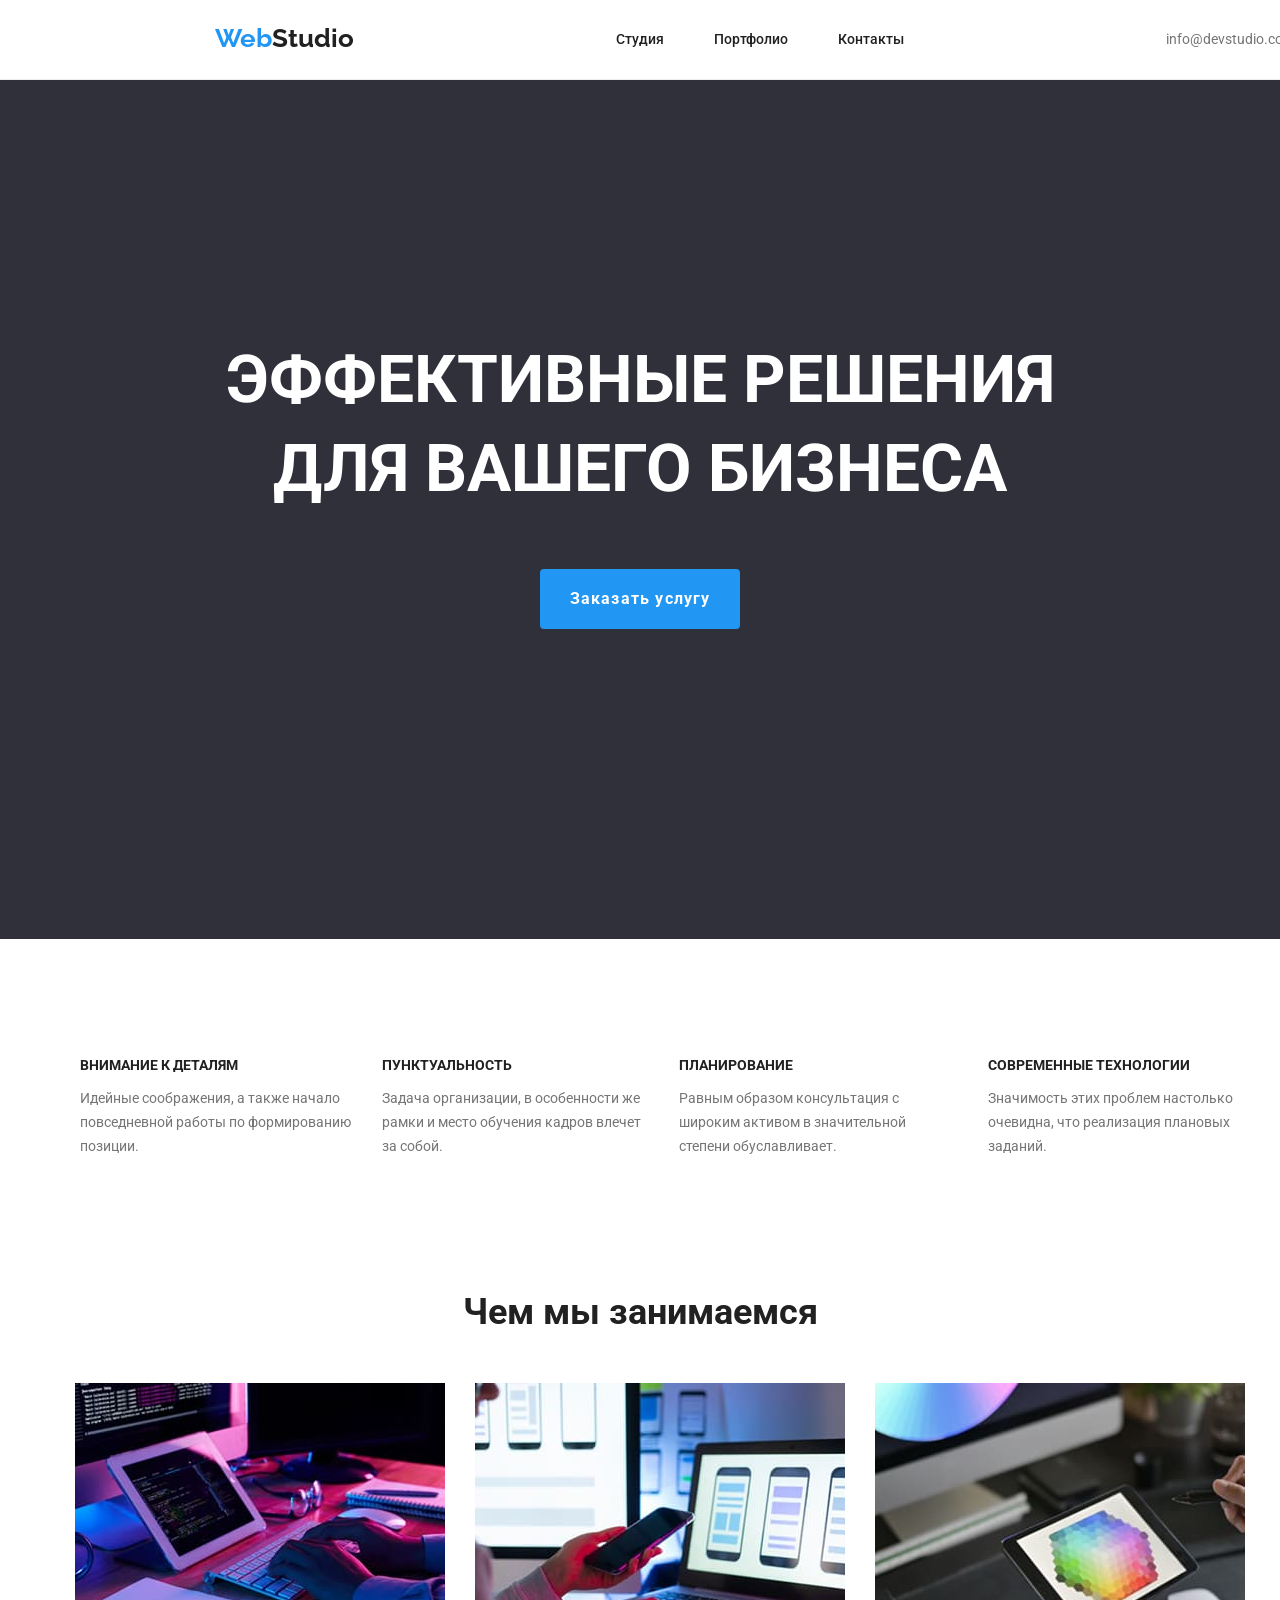
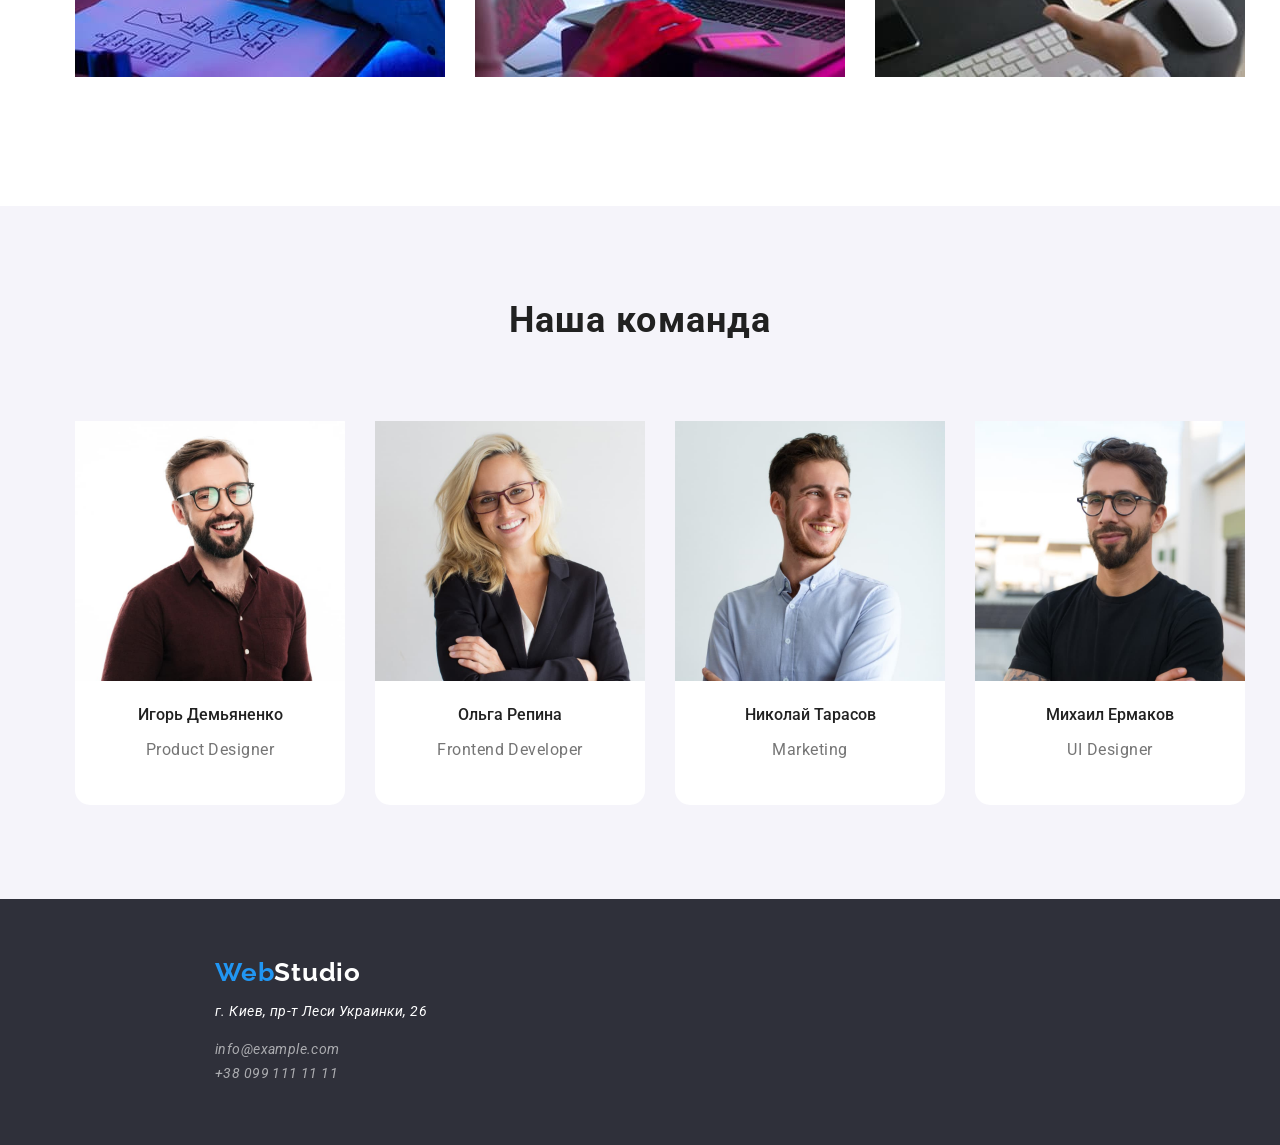
<file: index.html>
<!doctype html>
<html lang="ru">
  <head>
    <meta charset="utf-8" />
    <title>WebStudio</title>
    <link
      rel="stylesheet"
      href="https://cdnjs.cloudflare.com/ajax/libs/modern-normalize/3.0.1/modern-normalize.min.css"
      integrity="sha512-4G18m5m5f8U/[base64]"
    />
    <link rel="stylesheet" href="css/style.css" />
    <link rel="preconnect" href="https://fonts.googleapis.com" />
    <link rel="preconnect" href="https://fonts.gstatic.com" crossorigin />
    <link
      href="https://fonts.googleapis.com/css2?family=Roboto:ital,wght@0,100..900;1,100..900&display=swap"
      rel="stylesheet"
    />
    <link rel="preconnect" href="https://fonts.googleapis.com" />
    <link rel="preconnect" href="https://fonts.gstatic.com" crossorigin />
    <link
      href="https://fonts.googleapis.com/css2?family=Raleway:ital,wght@0,100..900;1,100..900&display=swap"
      rel="stylesheet"
    />
  </head>

  <body>
    <!--Верхняя линия-->
    <header class="header">
      <div class="container">
        <a href="index.html" class="logo">
          <span class="logo-web">Web</span>Studio
        </a>
        <nav>
          <ul class="navigation">
            <li><a href="index.html" class="nav-link">Студия</a></li>
            <li><a href="portfolio.html" class="nav-link">Портфолио</a></li>
            <li><a href="" class="nav-link">Контакты</a></li>
          </ul>
        </nav>

        <div>
          <a href="mailto:info@devstudio.com" class="contact"
            >info@devstudio.com</a
          >
          <a href="tel:+380961111111" class="contact">+38 096 111 11 11</a>
        </div>
      </div>
    </header>

    <main>
      <!--Баннер/шапка-->
      <section class="banner">
        <div>
          <h1>
            ЭФФЕКТИВНЫЕ РЕШЕНИЯ<br />
            ДЛЯ ВАШЕГО БИЗНЕСА
          </h1>

          <button type="button">Заказать услугу</button>
        </div>
      </section>

      <!--Особенности-->
      <section class="section">
        <div class="container">
          <ul class="section-list">
            <li>
              <h2 class="section-title-h2">Внимание к деталям</h2>
              <p class="text-p">
                Идейные соображения, а также начало повседневной работы по
                формированию позиции.
              </p>
            </li>

            <li>
              <h2 class="section-title-h2">Пунктуальность</h2>
              <p class="text-p">
                Задача организации, в особенности же рамки и место обучения
                кадров влечет за собой.
              </p>
            </li>

            <li>
              <h2 class="section-title-h2">Планирование</h2>
              <p class="text-p">
                Равным образом консультация с широким активом в значительной
                степени обуславливает.
              </p>
            </li>

            <li>
              <h2 class="section-title-h2">Современные технологии</h2>
              <p class="text-p">
                Значимость этих проблем настолько очевидна, что реализация
                плановых заданий.
              </p>
            </li>
          </ul>
        </div>
      </section>

      <!--Чем мы занимаемся-->
      <section>
        <div>
          <h2 class="section-whatwedo-h2">Чем мы занимаемся</h2>

          <ul class="section-what-we-do">
            <li>
              <img
                src="images/box1.jpg"
                width="370"
                height="294"
                alt="компьютер, код"
              />
            </li>
            <li>
              <img
                src="images/box2.jpg"
                width="370"
                height="294"
                alt="компьютер, телефон"
              />
            </li>
            <li>
              <img
                src="images/box3.jpg"
                width="370"
                height="294"
                alt="палитра/цвета"
              />
            </li>
          </ul>
        </div>
      </section>

      <!--Наша команда-->
      <section>
        <div class="section-team">
          <h2 class="section-team-h2">Наша команда</h2>
          <ul class="section-team-list">
            <li class="section-team-li">
              <img
                src="images/team1.jpg"
                alt="работник1-Игорь"
                height="260"
                width="270"
              />
              <h3 class="section-title-h3">Игорь Демьяненко</h3>
              <p class="text-team">Product Designer</p>
            </li>

            <li class="section-team-li">
              <img
                src="images/team2.jpg"
                alt="работник2-Ольга"
                height="260"
                width="270"
              />
              <h3 class="section-title-h3">Ольга Репина</h3>
              <p class="text-team">Frontend Developer</p>
            </li>

            <li class="section-team-li">
              <img
                src="images/team3.jpg"
                alt="работник3-Николай"
                height="260"
                width="270"
              />
              <h3 class="section-title-h3">Николай Тарасов</h3>
              <p class="text-team">Marketing</p>
            </li>

            <li class="section-team-li">
              <img
                src="images/team4.jpg"
                alt="работник4-Михаил"
                height="260"
                width="270"
              />
              <h3 class="section-title-h3">Михаил Ермаков</h3>
              <p class="text-team">UI Designer</p>
            </li>
          </ul>
        </div>
      </section>
    </main>

    <!--Подвал-->
    <footer class="footer">
      <div>
        <a href="index.html" class="footer-logo">
          <span class="logo-web">Web</span>Studio
        </a>
        <address>
          <p class="footer-text">г. Киев, пр-т Леси Украинки, 26</p>
          <a href="mailto:info@example.com" class="footer-link"
            >info@example.com</a
          >

          <a href="tel:+380991111111" class="footer-link">+38 099 111 11 11</a>
        </address>
      </div>
    </footer>
  </body>
</html>
</file>
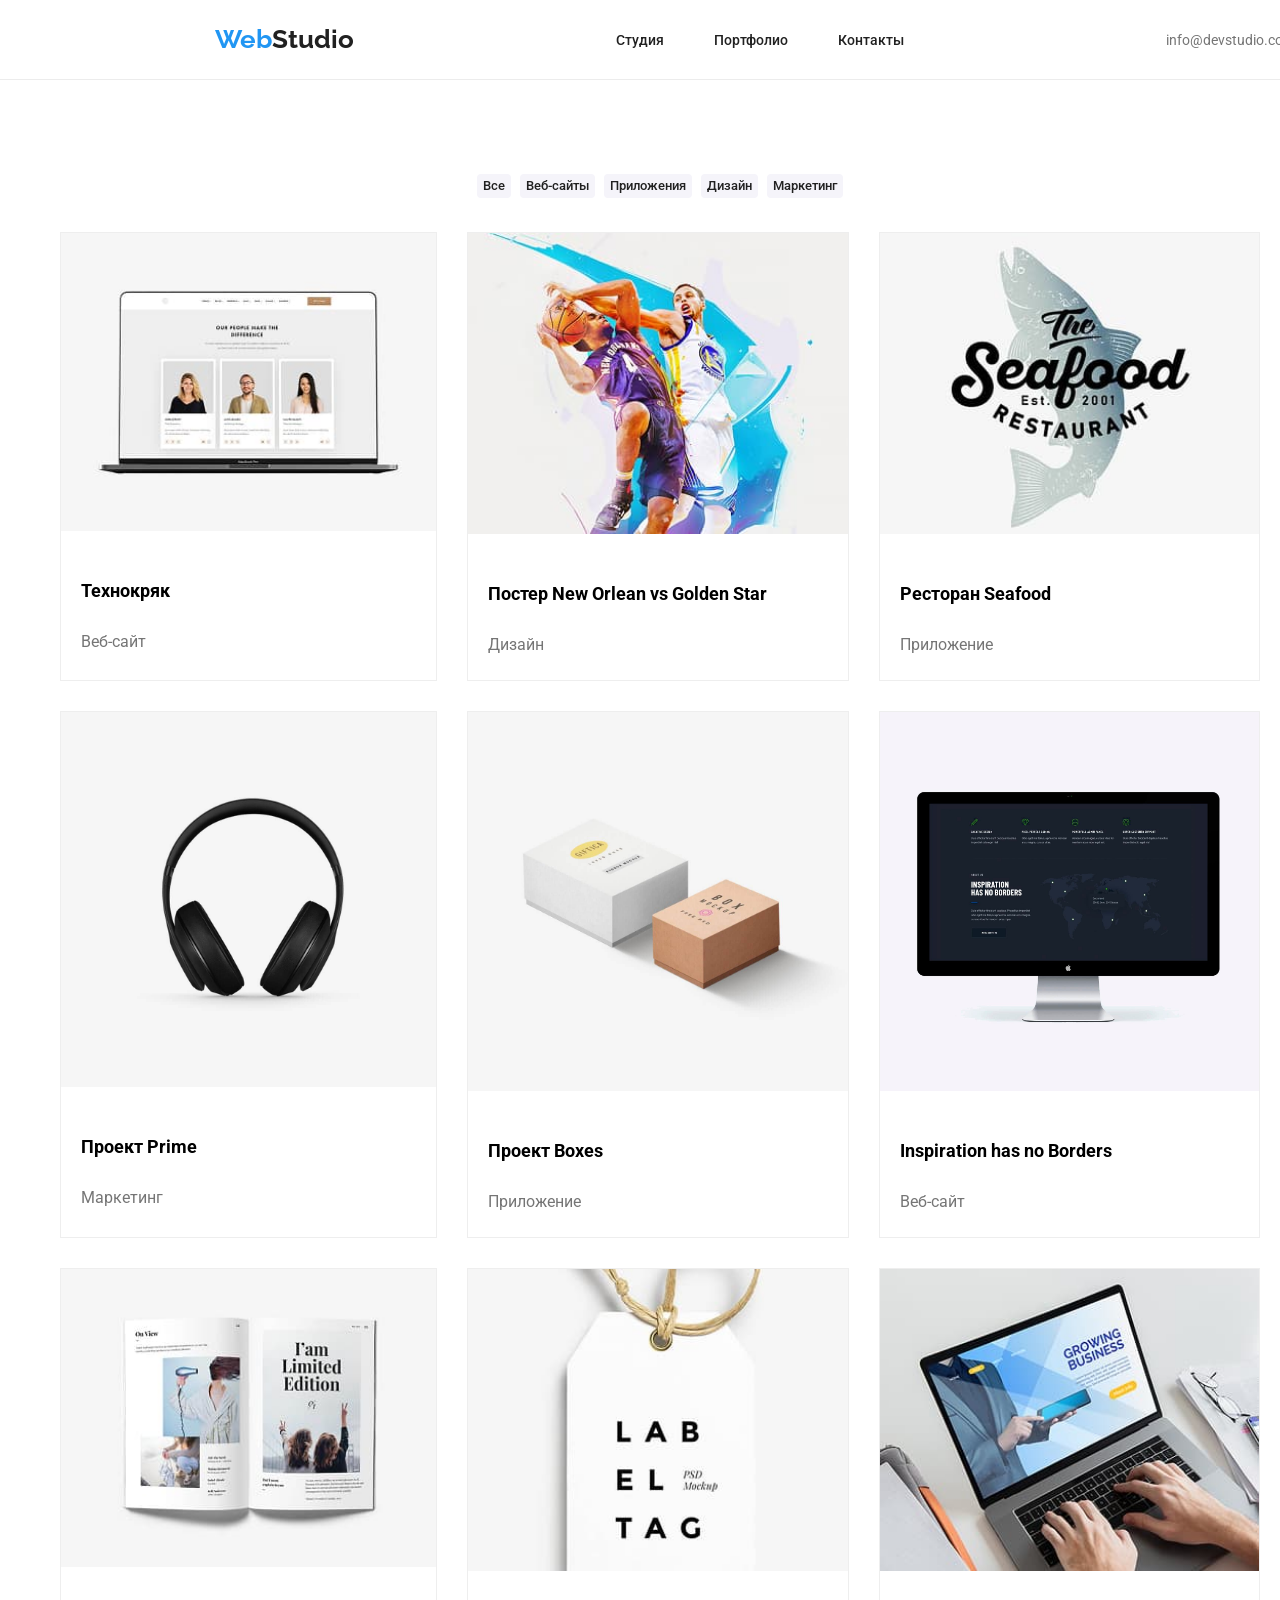
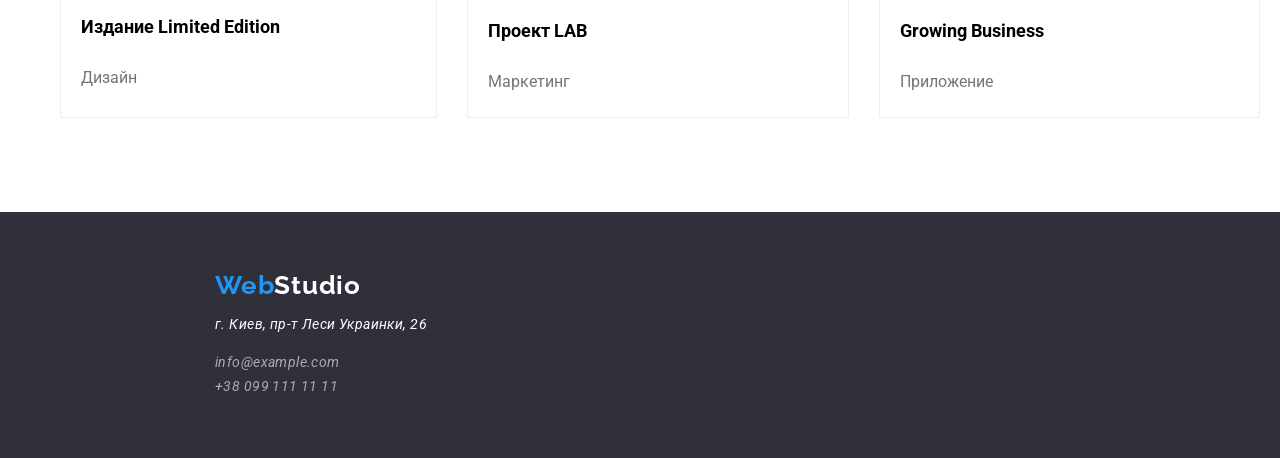
<file: portfolio.html>
<!doctype html>
<html lang="ru">
  <head>
    <meta charset="utf-8" />
    <title>WebStudio</title>
    <link rel="stylesheet" href="css/style.css" />
    <link rel="stylesheet" href="css/style.css" />
    <link rel="preconnect" href="https://fonts.googleapis.com" />
    <link rel="preconnect" href="https://fonts.gstatic.com" crossorigin />
    <link
      href="https://fonts.googleapis.com/css2?family=Roboto:ital,wght@0,100..900;1,100..900&display=swap"
      rel="stylesheet"
    />
    <link rel="preconnect" href="https://fonts.googleapis.com" />
    <link rel="preconnect" href="https://fonts.gstatic.com" crossorigin />
    <link
      href="https://fonts.googleapis.com/css2?family=Raleway:ital,wght@0,100..900;1,100..900&display=swap"
      rel="stylesheet"
    />
  </head>

  <body>
    <!--Верхняя линия-->
    <header class="header">
      <div class="container">
        <a href="index.html" class="logo">
          <span class="logo-web">Web</span>Studio
        </a>
        <nav>
          <ul class="navigation">
            <li><a href="index.html" class="nav-link">Студия</a></li>
            <li><a href="portfolio.html" class="nav-link">Портфолио</a></li>
            <li><a href="" class="nav-link">Контакты</a></li>
          </ul>
        </nav>

        <div>
          <a href="mailto:info@devstudio.com" class="contact"
            >info@devstudio.com</a
          >
          <a href="tel:+380961111111" class="contact">+38 096 111 11 11</a>
        </div>
      </div>
    </header>

    <main>
      <section>
        <!--Кнопки-->
        <ul class="filters-list">
          <li><button type="button" class="button">Все</button></li>
          <li><button type="button" class="button">Веб-сайты</button></li>
          <li><button type="button" class="button">Приложения</button></li>
          <li><button type="button" class="button">Дизайн</button></li>
          <li><button type="button" class="button">Маркeтинг</button></li>
        </ul>
      </section>

      <section>
        <!--Сетка с проектами, во вкладке "все"-->
        <ul class="portfolio-project-list">
          <!--Проект 1-->
          <li class="section-team-li2">
            <img
              class="image"
              src="images/portfolio1.jpg"
              alt="ноут/фото, портфолио1"
            />
            <div class="card">
              <h3 class="portfolio-title-h3">Технокряк</h3>
              <p class="text-portfolio">Веб-сайт</p>
            </div>
          </li>
          <!--Проект 2-->
          <li class="section-team-li2">
            <img
              class="image"
              src="images/portfolio2.jpg"
              alt="постер/баскет, портфоило2"
            />
            <div class="card">
              <h3 class="portfolio-title-h3">
                Постер New Orlean vs Golden Star
              </h3>
              <p class="text-portfolio">Дизайн</p>
            </div>
          </li>
          <!--Проект 3-->
          <li class="section-team-li2">
            <img
              class="image"
              src="images/portfolio3.jpg"
              alt="лого/ресторан, портфолио3"
            />
            <div class="card">
              <h3 class="portfolio-title-h3">Ресторан Seafood</h3>
              <p class="text-portfolio">Приложение</p>
            </div>
          </li>
          <!--Проект 4-->
          <li class="section-team-li2">
            <img
              class="image"
              src="images/portfolio4.jpg"
              alt="наушники, портфоило4"
            />
            <div class="card">
              <h3 class="portfolio-title-h3">Проект Prime</h3>
              <p class="text-portfolio">Маркетинг</p>
            </div>
          </li>
          <!--Проект 5-->
          <li class="section-team-li2">
            <img
              class="image"
              src="images/portfolio5.jpg"
              alt="коробки, портфолто5"
            />
            <div class="card">
              <h3 class="portfolio-title-h3">Проект Boxes</h3>
              <p class="text-portfolio">Приложение</p>
            </div>
          </li>
          <!--Проект 6-->
          <li class="section-team-li2">
            <img
              class="image"
              src="images/portfolio6.jpg"
              alt="монитор/сайт, портфолио6"
            />
            <div class="card">
              <h3 class="portfolio-title-h3">Inspiration has no Borders</h3>
              <p class="text-portfolio">Веб-сайт</p>
            </div>
          </li>
          <!--Проект 7-->
          <li class="section-team-li2">
            <img
              class="image"
              src="images/portfolio7.jpg"
              alt="журнал, портфолио7"
            />
            <div class="card">
              <h3 class="portfolio-title-h3">Издание Limited Edition</h3>
              <p class="text-portfolio">Дизайн</p>
            </div>
          </li>
          <!--Проект 8-->
          <li class="section-team-li2">
            <img
              class="image"
              src="images/portfolio8.jpg"
              alt="лого LAB, портфолио 8"
            />
            <div class="card">
              <h3 class="portfolio-title-h3">Проект LAB</h3>
              <p class="text-portfolio">Маркетинг</p>
            </div>
          </li>
          <!--Проект 9-->
          <li class="section-team-li2">
            <img
              class="image"
              src="images/portfolio9.jpg"
              alt="компьютер, портфоило 9"
            />
            <div class="card">
              <h3 class="portfolio-title-h3">Growing Business</h3>
              <p class="text-portfolio">Приложение</p>
            </div>
          </li>
        </ul>
      </section>
    </main>

    <!--Подвал-->
    <footer class="footer">
      <div>
        <a href="index.html" class="footer-logo">
          <span class="logo-web">Web</span>Studio
        </a>
        <address>
          <p class="footer-text">г. Киев, пр-т Леси Украинки, 26</p>
          <a href="mailto:info@example.com" class="footer-link"
            >info@example.com</a
          >
          <a href="tel:+380991111111" class="footer-link">+38 099 111 11 11</a>
        </address>
      </div>
    </footer>
  </body>
</html>
</file>
<file: css/style.css>
:root {
  --main-text: #757575;
  --button-fon: #2196f3;
  --text: #ffffff;
  --first-fon-button: #f5f4fa;
  --footer-text: #ffffff99;
  --text-headings: #212121;
  --background-color: #2f303a;
  --main-font: "Roboto", sans-serif;
  --logo-font: "Raleway";
  --line-color: #ececec;
}

.image {
  width: 100%;
}

.container {
  width: 1200px;
  margin: 0 auto;
  padding-bottom: 25px;
  padding-top: 24px;
  align-items: center;
  display: flex;
  justify-content: space-between;
}

.section {
  padding-top: 94px;
  padding-bottom: 94px;
  margin: 0 auto;
}

.header {
  align-items: center;
  justify-content: space-between;
  margin: 0 auto;
  background-color: var(--text);
  border-bottom: 1px solid var(--line-color);
  padding-left: 215px;
}

.logo {
  font-family: var(--logo-font);
  font-weight: 700;
  font-size: 26px;
  text-decoration: none;
  color: var(--text-headings);
}

.logo-web {
  color: var(--button-fon);
}

.link {
  text-decoration: none;
}

.navigation {
  list-style: none;
  display: flex;
  gap: 50px;
  margin: 0;
  padding: 0;
}

.nav-link {
  color: var(--text-headings);
  font-size: 14px;
  font-weight: 500;
  text-decoration: none;
}

.nav-link:hover {
  color: var(--button-fon);
}

.nav-link:focus {
  color: var(--button-fon);
}

.contact {
  color: var(--main-text);
  font-size: 14px;
  text-decoration: none;
}

.contact:hover {
  color: var(--button-fon);
}

.banner {
  background-color: var(--background-color);
  color: var(--text);
  font-size: 44px;
  font-weight: 900;
  line-height: 1.36;
  text-align: center;
  padding-top: 200px;
  padding-bottom: 280px;
}

.banner button {
  background-color: var(--button-fon);
  color: var(--text);
  font-family: var(--main-font);
  font-size: 16px;
  font-weight: 700;
  line-height: 1.87;
  text-align: center;
  cursor: pointer;
  border: none;
  border-radius: 4px;
  letter-spacing: 1.2px;
  vertical-align: middle;
  margin-bottom: 30px;
  width: 200px;
  height: 60px;
}

.banner button:hover {
  background-color: var(--background-color);
}

body {
  font-family: var(--main-font);
  margin: 0;
}

.section-title-h2 {
  color: var(--text-headings);
  font-family: var(--main-font);
  font-size: 14px;
  font-weight: 700;
  text-transform: uppercase;
  gap: 10px;
  margin: 0;
}

.section-whatwedo-h2 {
  font-size: 36px;
  font-weight: 700;
  margin: 0 auto;
}

.text-p {
  color: var(--main-text);
  font-size: 14px;
  line-height: 1.714;
}

.section-whatwedo-h2 {
  color: var(--text-headings);
  font-size: 36px;
  text-align: center;
}

.section-what-we-do {
  list-style: none;
  display: flex;
  justify-content: center;
  gap: 30px;
  padding-top: 50px;
  padding-bottom: 94px;
  margin: 0 auto;
}

.section-list {
  list-style: none;
  display: flex;
  gap: 30px;
  margin: 0 auto;
  text-align: left;
}

.section-team {
  color: var(--text-headings);
  font-weight: 700;
  font-size: 36px;
  background-color: var(--first-fon-button);
}

.section-team-list {
  list-style: none;
  display: flex;
  justify-content: center;
  padding-bottom: 94px;
  gap: 30px;
  margin: 0 auto;
}

.section-team-li {
  background-color: #ffffff;
  padding-bottom: 30px;
  border-radius: 15px;
}

.section-team-h2 {
  font-family: var(--main-font);
  font-size: 36px;
  text-align: center;
  letter-spacing: 1.08px;
  padding-top: 94px;
  padding-bottom: 50px;
}

.section-title-h3 {
  color: var(--text-headings);
  font-size: 16px;
  font-weight: 500;
  text-align: center;
}

.text-team {
  font-size: 16px;
  font-weight: 400;
  letter-spacing: 0.48px;
  color: var(--main-text);
  text-align: center;
}

.portfolio-title-h3 {
  font-size: 18px;
  line-height: 36px;
  font-weight: 700;
}

.portfolio-project-list {
  list-style: none;
  display: grid;
  grid-template-columns: auto auto auto;
  justify-content: center;
  gap: 30px;
  margin: 0 auto;
  padding: 0 auto;
  max-width: 1200px;
  padding-bottom: 94px;
}

.section-team-li2 {
  background-color: #ffffff;
  gap: 4px;
  padding: 0;
  border: 1px solid #eeeeee;
}

.card {
  padding: 20px;
}

.text-portfolio {
  margin: 0 auto;
}

.filters-list {
  list-style: none;
  display: flex;
  justify-content: center;
  gap: 9px;
  text-align: center;
  margin: 0 auto;
  padding-top: 94px;
  margin-bottom: 34px;
}

.text-portfolio {
  color: var(--main-text);
  font-size: 16px;
  line-height: 1.87;
}

.button {
  cursor: pointer;
  color: var(--text-headings);
  background-color: var(--first-fon-button);
  font-family: var(--main-font);
  font-weight: 500;
  line-height: 1.625;
  size: 20px;
  border: none;
  border-radius: 4px;
}

.button:hover {
  background-color: var(--button-fon);
  color: var(--text);
}

.button:focus {
  background-color: var(--button-fon);
  color: var(--text);
}

.footer {
  color: var(--footer-text);
  font-size: 14px;
  line-height: 24px;
  letter-spacing: 0.42px;
  background-color: var(--background-color);
  text-decoration: none;
  display: block;
  padding-left: 215px;
  padding-bottom: 60px;
}

.footer-link {
  color: var(--footer-text);
  text-decoration: none;
  display: block;
}

.footer-link:hover {
  color: var(--button-fon);
}

.footer-link:focus {
  color: var(--button-fon);
}

.footer-text {
  color: var(--text);
}

.footer-logo {
  font-family: var(--logo-font);
  font-size: 26px;
  font-weight: 700;
  line-height: 100%;
  letter-spacing: 0.78px;
  color: var(--text);
  text-decoration: none;
  display: block;
  padding-top: 60px;
}
</file>
